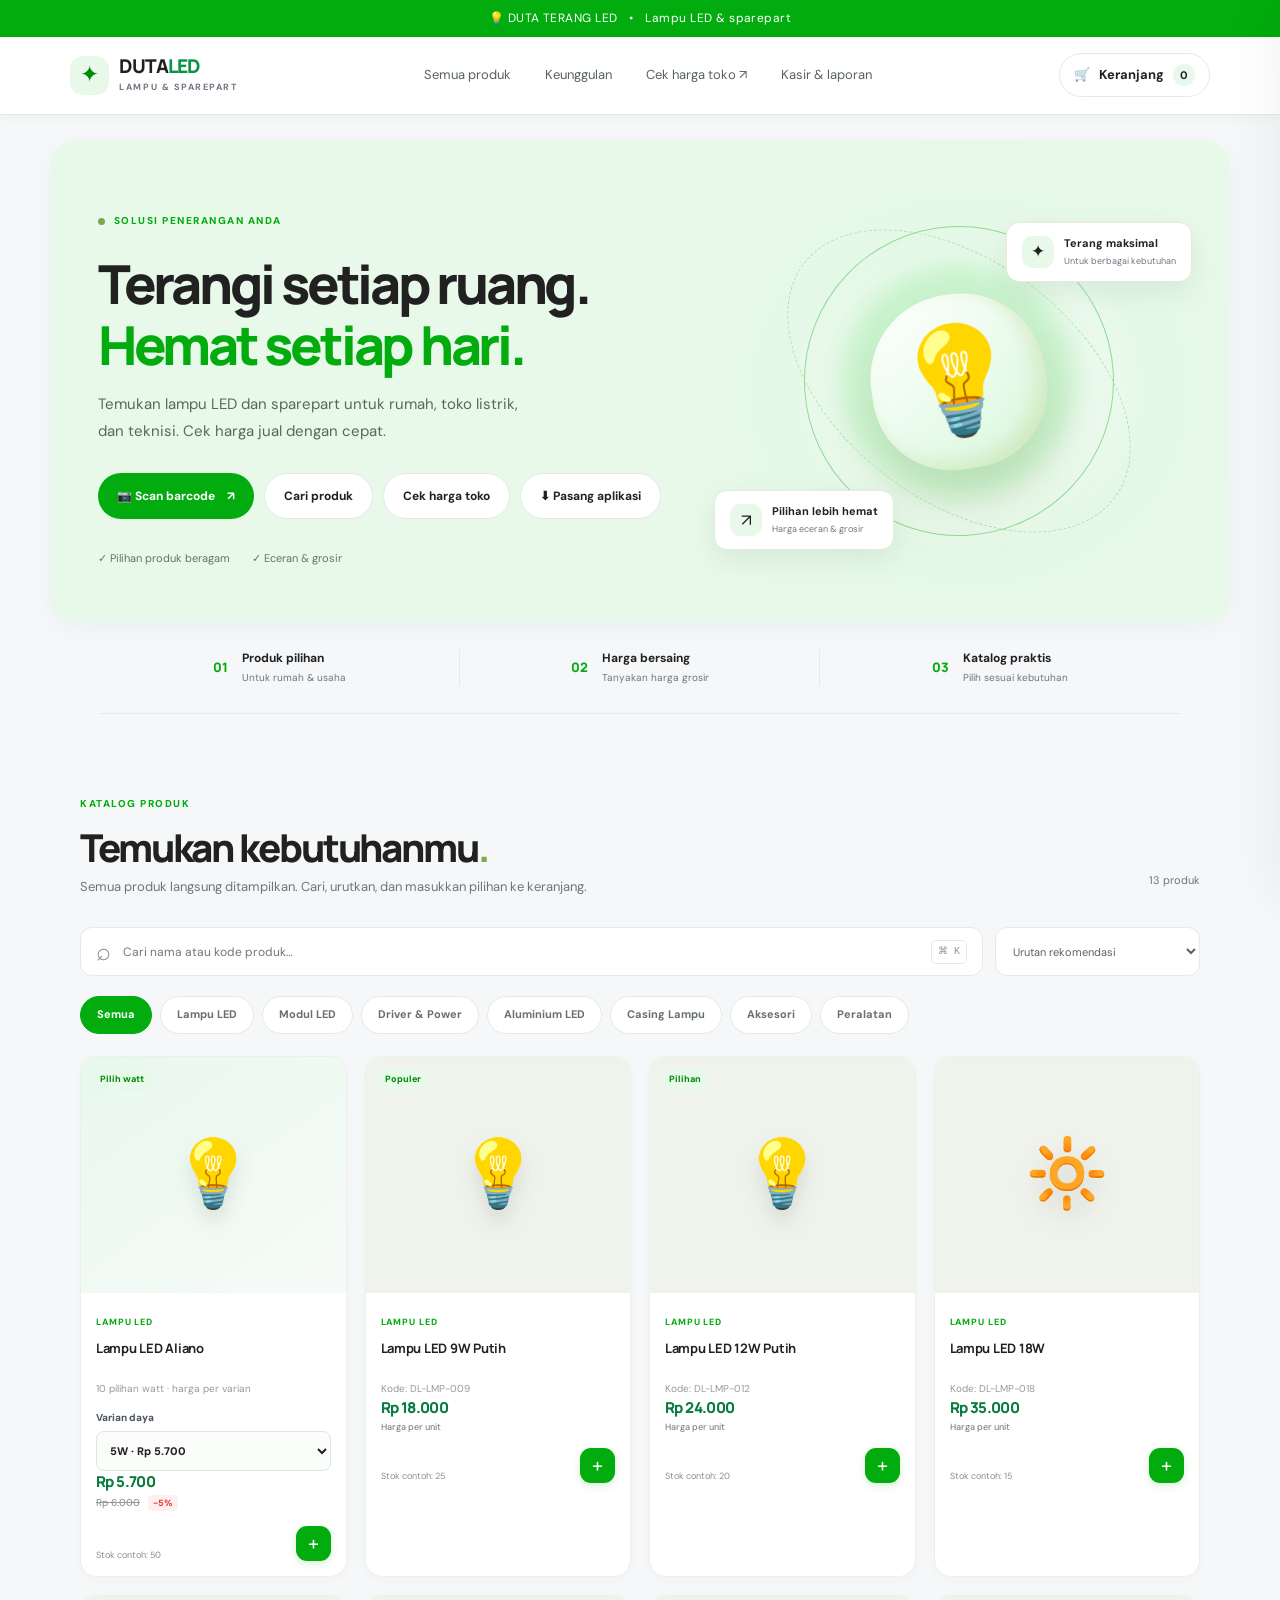
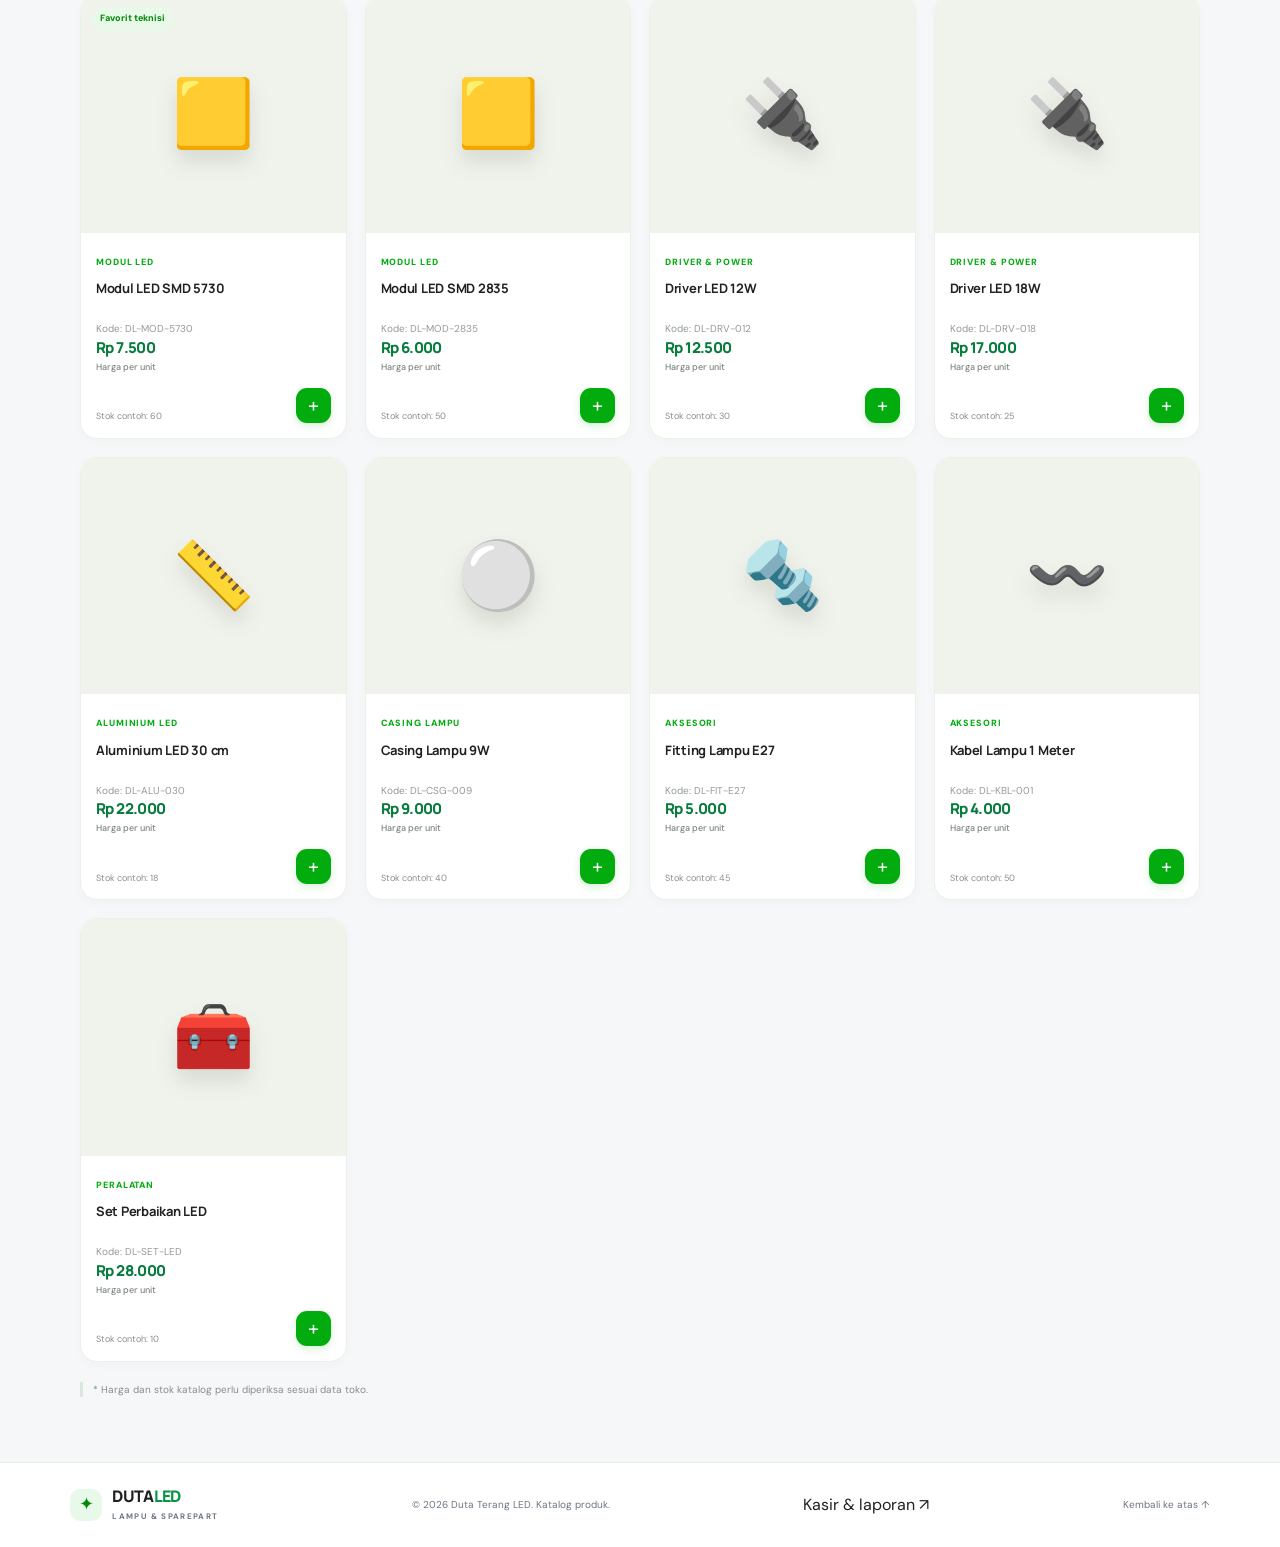
<file: index.html>
<!doctype html>
<html lang="id">
<head>
  <meta charset="utf-8">
  <meta name="viewport" content="width=device-width, initial-scale=1">
  <meta name="theme-color" content="#17231f">
  <meta name="apple-mobile-web-app-capable" content="yes">
  <meta name="apple-mobile-web-app-status-bar-style" content="black-translucent">
  <meta name="apple-mobile-web-app-title" content="Duta Terang LED">
  <link rel="manifest" href="/manifest.webmanifest">
  <link rel="icon" href="/icon.svg" type="image/svg+xml">
  <link rel="apple-touch-icon" href="/icon.svg">
  <meta name="description" content="Duta Terang LED — katalog lampu LED dan sparepart. Pilih varian, bandingkan harga, dan susun pesanan dengan mudah.">
  <meta property="og:title" content="Duta Terang LED | Katalog Lampu LED & Sparepart">
  <meta property="og:description" content="Temukan lampu LED dan sparepart, pilih varian watt, dan lihat harga dengan mudah.">
  <meta property="og:type" content="website">
  <title>Duta Terang LED — Katalog Lampu LED & Sparepart</title>
  <link rel="preconnect" href="https://images.unsplash.com">
  <link rel="stylesheet" href="style.css">
  <script src="products.js" defer></script>
  <script src="app.js" defer></script>
  <script src="home-scan.js" defer></script>
  <script src="pwa.js" defer></script>
</head>
<body>
  <div class="announcement">💡 DUTA TERANG LED <span>•</span> Lampu LED & sparepart</div>
  <header class="site-header">
    <a class="brand" href="#" aria-label="Duta Terang LED beranda"><span class="brand-mark">✦</span><span><strong>DUTA<span>LED</span></strong><small>LAMPU & SPAREPART</small></span></a>
    <nav class="desktop-nav"><a href="#produk">Semua produk</a><a href="#keunggulan">Keunggulan</a><a href="kasir.html#panel-produk">Cek harga toko ↗</a><a href="kasir.html">Kasir & laporan</a></nav>
    <button class="cart-trigger" id="openCart" aria-label="Buka keranjang">🛒 <span>Keranjang</span><b id="cartCount">0</b></button>
  </header>
  <main>
    <section class="hero">
      <div class="hero-copy">
        <span class="eyebrow"><i></i> SOLUSI PENERANGAN ANDA</span>
        <h1>Terangi setiap ruang.<br><em>Hemat setiap hari.</em></h1>
        <p>Temukan lampu LED dan sparepart untuk rumah, toko listrik, dan teknisi. Cek harga jual dengan cepat.</p>
        <div class="hero-actions"><button class="btn btn-dark" id="homeCameraStart" type="button">📷 Scan barcode <span>↗</span></button><a class="btn btn-light" href="#produk">Cari produk</a><a class="btn btn-light" href="kasir.html#panel-produk">Cek harga toko</a><button class="btn btn-light" id="installPwaButton" type="button">⬇ Pasang aplikasi</button></div>
        <div class="hero-proof"><span>✓ Pilihan produk beragam</span><span>✓ Eceran & grosir</span></div>
      </div>
      <div class="hero-art" aria-label="Ilustrasi lampu menyala">
        <div class="orbit orbit-one"></div><div class="orbit orbit-two"></div>
        <div class="glow"></div><div class="bulb">💡</div>
        <div class="art-tag tag-top"><span>✦</span><div><b>Terang maksimal</b><small>Untuk berbagai kebutuhan</small></div></div>
        <div class="art-tag tag-bottom"><span>↗</span><div><b>Pilihan lebih hemat</b><small>Harga eceran & grosir</small></div></div>
      </div>
    </section>
    <section class="trust-strip" id="keunggulan">
      <div><span>01</span><p><b>Produk pilihan</b><small>Untuk rumah & usaha</small></p></div>
      <div><span>02</span><p><b>Harga bersaing</b><small>Tanyakan harga grosir</small></p></div>
      <div><span>03</span><p><b>Katalog praktis</b><small>Pilih sesuai kebutuhan</small></p></div>
    </section>
    <section class="catalog section-wrap" id="produk">
      <div class="section-heading"><div><span class="eyebrow">KATALOG PRODUK</span><h2>Temukan kebutuhanmu<span>.</span></h2><p>Semua produk langsung ditampilkan. Cari, urutkan, dan masukkan pilihan ke keranjang.</p></div><span class="product-total" id="productTotal">Memuat produk…</span></div>
      <div class="catalog-tools"><label class="search-box"><span>⌕</span><input id="searchInput" type="search" placeholder="Cari nama atau kode produk…" autocomplete="off"><kbd>⌘ K</kbd></label><select id="sortSelect" aria-label="Urutkan produk"><option value="featured">Urutan rekomendasi</option><option value="price-asc">Harga terendah</option><option value="price-desc">Harga tertinggi</option><option value="name">Nama A–Z</option></select></div>
      <div class="category-row" id="categoryList" aria-label="Filter kategori"></div>
      <div class="products-grid" id="productList" aria-live="polite"></div>
      <div class="empty-state hidden" id="emptyState"><span>⌕</span><h3>Produk belum ditemukan</h3><p>Coba kata kunci atau kategori lainnya.</p><button class="btn btn-light" id="resetFilters">Reset filter</button></div>
      <p class="sample-note">* Harga dan stok katalog perlu diperiksa sesuai data toko.</p>
    </section>
    
    
  </main>
  <footer><a class="brand footer-brand" href="#"><span class="brand-mark">✦</span><span><strong>DUTA<span>LED</span></strong><small>LAMPU & SPAREPART</small></span></a><p>© <span id="year"></span> Duta Terang LED. Katalog produk.</p><a href="kasir.html">Kasir & laporan ↗</a><a href="#produk">Kembali ke atas ↑</a></footer>
  <div class="drawer-backdrop hidden" id="drawerBackdrop"></div>
  <aside class="cart-drawer" id="cartDrawer" aria-label="Keranjang belanja" aria-hidden="true">
    <div class="drawer-head"><div><span class="eyebrow">PESANAN ANDA</span><h2>Keranjang <span id="drawerCount">(0)</span></h2></div><button class="icon-button" id="closeCart" aria-label="Tutup keranjang">✕</button></div>
    <div class="cart-items" id="cartItems"></div>
    <div class="cart-empty" id="cartEmpty"><span>🛒</span><b>Keranjang masih kosong</b><p>Tambahkan produk yang Anda butuhkan.</p><button class="btn btn-dark" id="continueShopping">Lihat katalog</button></div>
    <div class="cart-footer" id="cartFooter">
      <div class="cart-total"><span>Estimasi total</span><strong id="cartTotal">Rp0</strong></div>
      <p>Harga katalog dapat berubah. Stok dan total akhir dikonfirmasi oleh toko.</p>
      <label class="customer-label" for="customerName">Nama pemesan (opsional)</label><input id="customerName" placeholder="Nama Anda">
      <button class="btn btn-green checkout-btn" id="checkoutBtn">Salin ringkasan pesanan</button>
      <button class="clear-cart" id="clearCart">Kosongkan keranjang</button>
    </div>
  </aside>
  <section id="homeCameraModal" class="home-camera-modal hidden" role="dialog" aria-modal="true" aria-labelledby="homeCameraTitle">
    <div class="home-camera-card">
      <div class="home-camera-head"><div><span class="eyebrow">KASIR CEPAT</span><h2 id="homeCameraTitle">Scan barcode produk</h2></div><button type="button" id="homeCameraClose" class="icon-button" aria-label="Tutup kamera">✕</button></div>
      <p>Arahkan kamera belakang HP ke barcode. Jika kode cocok dengan SKU katalog, halaman kasir akan terbuka otomatis.</p>
      <video id="homeCameraVideo" playsinline muted></video>
      <div id="homeCameraReader" class="hidden"></div>
      <p id="homeCameraStatus" role="status">Tekan mulai untuk mengizinkan kamera.</p>
      <div class="home-camera-actions"><button type="button" class="btn btn-green" id="homeCameraEnable">Mulai kamera</button><button type="button" class="btn btn-light hidden" id="homeCameraStop">Tutup kamera</button></div>
    </div>
  </section>
  <style>
    .home-camera-modal{position:fixed;inset:0;z-index:9999;background:rgba(12,22,17,.72);display:flex;align-items:center;justify-content:center;padding:16px}
    .home-camera-modal.hidden{display:none}.home-camera-card{background:#fff;color:#17231f;width:min(520px,100%);border-radius:18px;padding:20px;box-shadow:0 20px 80px #0005}
    .home-camera-head{display:flex;align-items:center;justify-content:space-between;gap:12px}.home-camera-head h2{margin:4px 0;font-size:22px}.home-camera-card>p{font-size:13px;color:#68746d;line-height:1.5}
    #homeCameraVideo{width:100%;max-height:52vh;object-fit:cover;background:#101510;border-radius:12px;display:block}
    #homeCameraReader{width:100%;min-height:240px;overflow:hidden;border-radius:12px;background:#101510}
    #homeCameraReader video{width:100%;max-height:52vh;object-fit:cover}
    #homeCameraStatus{min-height:20px;color:#1e6b4b;font-size:12px}.home-camera-actions{display:flex;gap:8px;flex-wrap:wrap}
  </style>
  <div class="toast" id="toast" role="status" aria-live="polite"></div>
</body>
</html>
</file>
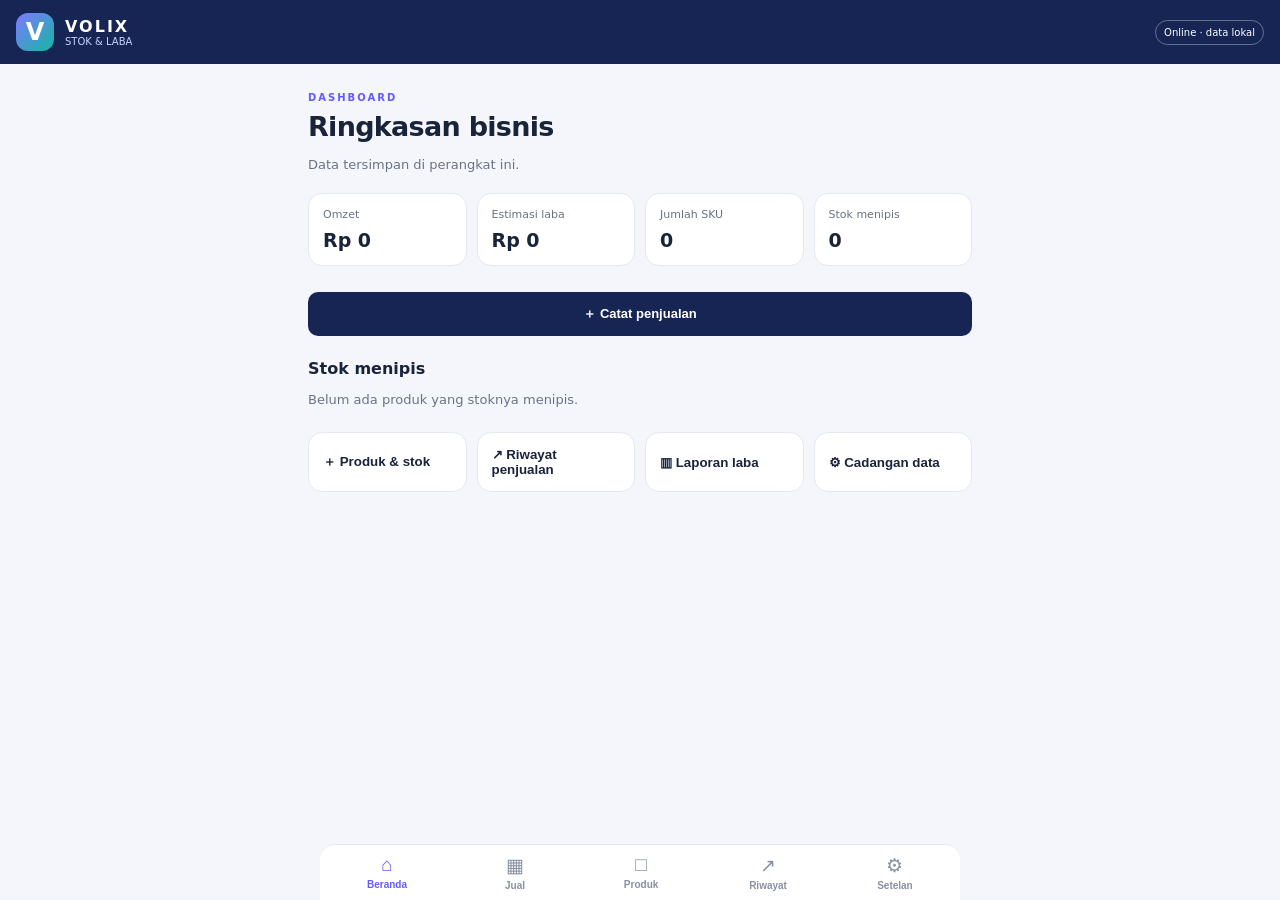
<file: volix/index.html>
<!doctype html><html lang="id"><head><meta charset="utf-8"><meta name="viewport" content="width=device-width,initial-scale=1,viewport-fit=cover"><meta name="theme-color" content="#172554"><link rel="manifest" href="manifest.webmanifest"><link rel="icon" href="icon.svg"><link rel="stylesheet" href="styles.css"><title>Volix — Stok & Laba</title></head><body><header><div class="logo">V</div><div><b>VOLIX</b><small>STOK & LABA</small></div><span id="net">Offline-first</span></header><main>
<section id="home" class="page active"><p class="eyebrow">DASHBOARD</p><h1>Ringkasan bisnis</h1><p class="muted">Data tersimpan di perangkat ini.</p><div class="metrics"><article><small>Omzet</small><strong id="revenue">Rp0</strong></article><article><small>Estimasi laba</small><strong id="profit">Rp0</strong></article><article><small>Jumlah SKU</small><strong id="skuCount">0</strong></article><article><small>Stok menipis</small><strong id="lowCount">0</strong></article></div><button class="primary full" data-go="sale">＋ Catat penjualan</button><div class="section"><h2>Stok menipis</h2><div id="lowList" class="muted">Belum ada produk.</div></div><div class="tiles"><button data-go="products">＋ Produk & stok</button><button data-go="history">↗ Riwayat penjualan</button><button data-go="report">▥ Laporan laba</button><button data-go="settings">⚙ Cadangan data</button></div></section>
<section id="products" class="page"><p class="eyebrow">KATALOG</p><h1>Produk & variasi</h1><button id="newProduct" class="primary full">＋ Tambah SKU</button><form id="productForm" class="card hidden"><h2 id="formTitle">Tambah SKU</h2><label>Nama produk<input id="name" required placeholder="Terminal 2 lubang + kabel"></label><div class="two"><label>SKU unik<input id="sku" required placeholder="RKS-2"></label><label>Variasi<input id="variant" placeholder="2 meter"></label></div><div class="two"><label>Modal/unit (Rp)<input id="cost" type="number" min="0" value="0" required></label><label>Harga jual (Rp)<input id="price" type="number" min="0" value="0" required></label></div><div class="two"><label>Diskon/unit (Rp)<input id="discount" type="number" min="0" value="0"></label><label>Stok awal<input id="stock" type="number" min="0" value="0"></label></div><div class="two"><label>Stok minimum<input id="min" type="number" min="0" value="3"></label><label>Biaya Shopee (%)<input id="fee" type="number" min="0" max="100" step=".1" value="8"></label></div><div class="two"><button id="cancel" type="button" class="secondary">Batal</button><button class="primary" type="submit">Simpan SKU</button></div></form><label class="search">Cari produk<input id="search" placeholder="Nama, SKU atau variasi"></label><div id="productList" class="stack"></div></section>
<section id="sale" class="page"><p class="eyebrow">PESANAN</p><h1>Catat penjualan</h1><div class="card"><label>Foto label (OCR belum aktif)<input id="photo" type="file" accept="image/*" capture="environment"></label><label>Teks resi<textarea id="receipt" rows="4" placeholder="Opsional: tempel teks resi untuk bantu isi SKU, Qty, nomor pesanan"></textarea></label><button id="parse" class="secondary full">Baca pola teks</button></div><div class="card"><label>No. pesanan / ID unik<input id="order" placeholder="Nomor pesanan Shopee"></label><label>SKU<input id="saleSku" placeholder="RKS-2"></label><label>Qty<input id="qty" type="number" min="1" value="1"></label><div id="match" class="note">Pilih SKU terdaftar.</div><button id="process" class="primary full">Konfirmasi & kurangi stok</button></div><p class="warning">Periksa SKU, Qty, dan nomor pesanan. Satu nomor pesanan hanya boleh diproses sekali.</p></section>
<section id="history" class="page"><p class="eyebrow">RIWAYAT</p><h1>Penjualan</h1><div id="salesList" class="stack"></div></section>
<section id="report" class="page"><p class="eyebrow">KEUANGAN</p><h1>Laporan laba</h1><div class="card report"><div>Omzet bersih <b id="rRevenue">Rp0</b></div><div>Modal barang <b id="rCost">Rp0</b></div><div>Biaya Shopee <b id="rFee">Rp0</b></div><div>Biaya packing <b id="rPacking">Rp0</b></div><div class="profitline">Estimasi laba <b id="rProfit">Rp0</b></div><div>Margin laba <b id="rMargin">0%</b></div></div><p class="warning">Ini estimasi. Sesuaikan biaya Shopee dengan rincian aktual. Pajak, retur, dan biaya lain belum dihitung.</p></section>
<section id="settings" class="page"><p class="eyebrow">PREFERENSI</p><h1>Pengaturan</h1><div class="card"><label>Packing per pesanan (Rp)<input id="packing" type="number" min="0" value="1250"></label><button id="saveSettings" class="primary full">Simpan pengaturan</button></div><div class="card"><h2>Cadangan data</h2><button id="export" class="secondary full">Unduh cadangan JSON</button><label>Pulihkan cadangan JSON<input id="import" type="file" accept="application/json"></label><button id="clear" class="danger full">Hapus semua data lokal</button></div><p class="muted">Volix PWA · Tanpa server · Satu perangkat.</p></section></main><nav><button data-go="home" class="chosen">⌂<small>Beranda</small></button><button data-go="sale">▦<small>Jual</small></button><button data-go="products">□<small>Produk</small></button><button data-go="history">↗<small>Riwayat</small></button><button data-go="settings">⚙<small>Setelan</small></button></nav><div id="toast"></div><script src="app.js"></script></body></html>
</file>
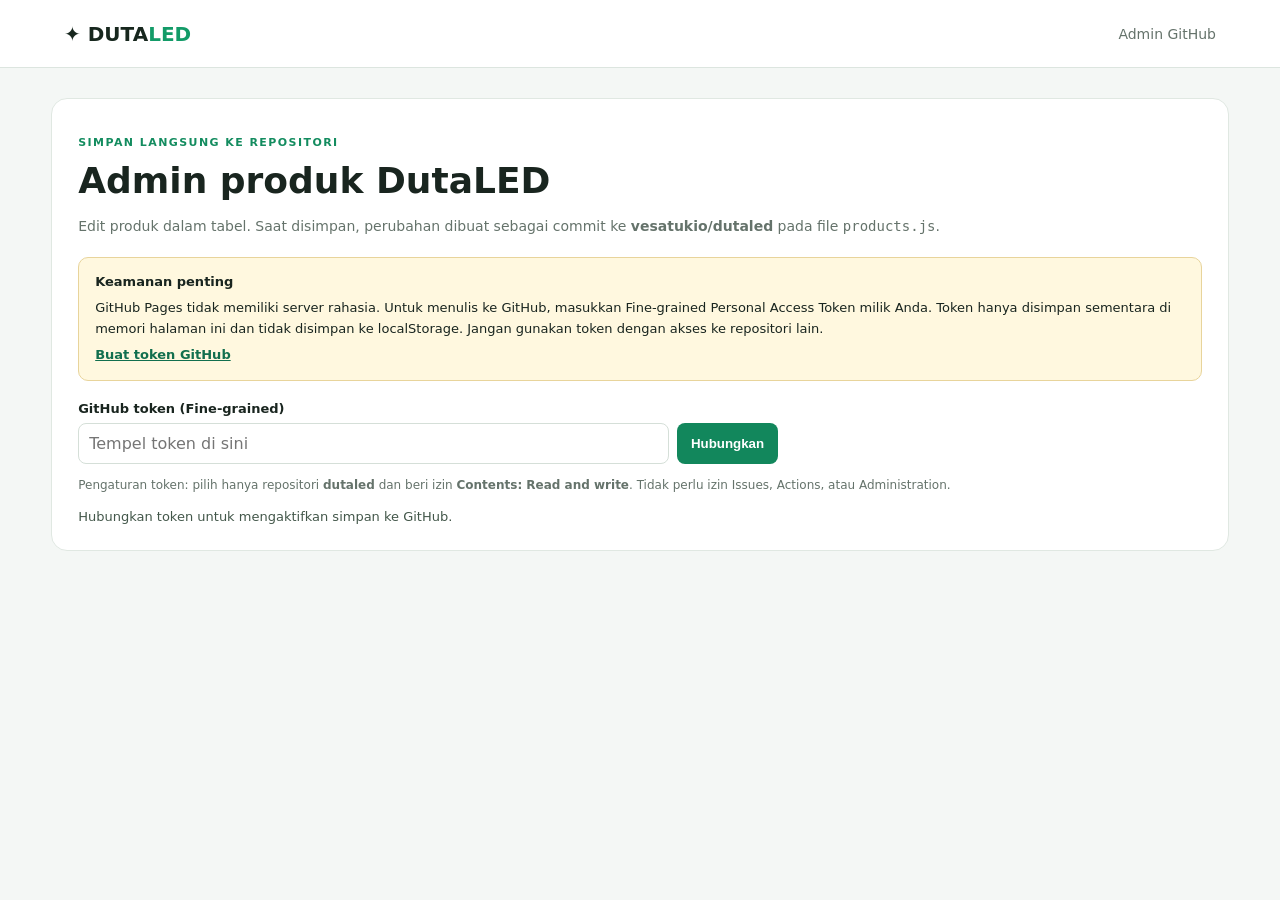
<file: admin.html>
<!doctype html>
<html lang="id">
<head>
<meta charset="utf-8"><meta name="viewport" content="width=device-width,initial-scale=1">
<meta name="robots" content="noindex,nofollow"><title>Admin Produk — DutaLED</title>
<link rel="stylesheet" href="admin.css">
<script src="products.js" defer></script><script src="admin.js" defer></script>
</head>
<body>
<header class="topbar"><a href="index.html" class="brand">✦ DUTA<span>LED</span></a><span>Admin GitHub</span></header>
<main class="wrap">
<section class="panel">
<p class="eyebrow">SIMPAN LANGSUNG KE REPOSITORI</p><h1>Admin produk DutaLED</h1>
<p class="muted">Edit produk dalam tabel. Saat disimpan, perubahan dibuat sebagai commit ke <b>vesatukio/dutaled</b> pada file <code>products.js</code>.</p>
<div class="security"><b>Keamanan penting</b><p>GitHub Pages tidak memiliki server rahasia. Untuk menulis ke GitHub, masukkan Fine-grained Personal Access Token milik Anda. Token hanya disimpan sementara di memori halaman ini dan tidak disimpan ke localStorage. Jangan gunakan token dengan akses ke repositori lain.</p><a href="https://github.com/settings/personal-access-tokens/new" target="_blank" rel="noopener">Buat token GitHub</a></div>
<label class="token-label" for="token">GitHub token (Fine-grained)</label>
<div class="token-row"><input id="token" type="password" autocomplete="off" placeholder="Tempel token di sini"><button id="connectBtn" class="btn primary">Hubungkan</button><button id="disconnectBtn" class="btn secondary hidden">Putuskan</button></div>
<p class="muted small">Pengaturan token: pilih hanya repositori <b>dutaled</b> dan beri izin <b>Contents: Read and write</b>. Tidak perlu izin Issues, Actions, atau Administration.</p>
<div id="status" class="status" role="status">Hubungkan token untuk mengaktifkan simpan ke GitHub.</div>
</section>
<section id="editor" class="hidden">
<div class="page-heading"><div><p class="eyebrow">KATALOG PRODUK</p><h2>Daftar produk</h2><p class="muted">Edit sel lalu tekan Simpan pada barisnya. Perubahan tersimpan sebagai commit GitHub.</p></div><button id="addBtn" class="btn primary">+ Tambah produk</button></div>
<div class="toolbar"><input id="search" type="search" placeholder="Cari nama, kode, kategori…"><span id="count" class="muted"></span></div>
<div class="table-wrap"><table><thead><tr><th>Nama</th><th>Kode</th><th>Kategori</th><th>Harga (Rp)</th><th>Stok</th><th>Gambar (URL)</th><th>Deskripsi</th><th>Aksi</th></tr></thead><tbody id="rows"></tbody></table></div>
<p class="muted small">Harga dan stok awal mungkin contoh; periksa sebelum dipakai. Jangan menaruh biaya modal atau data rahasia pada katalog publik.</p>
</section>
</main></body></html>
</file>
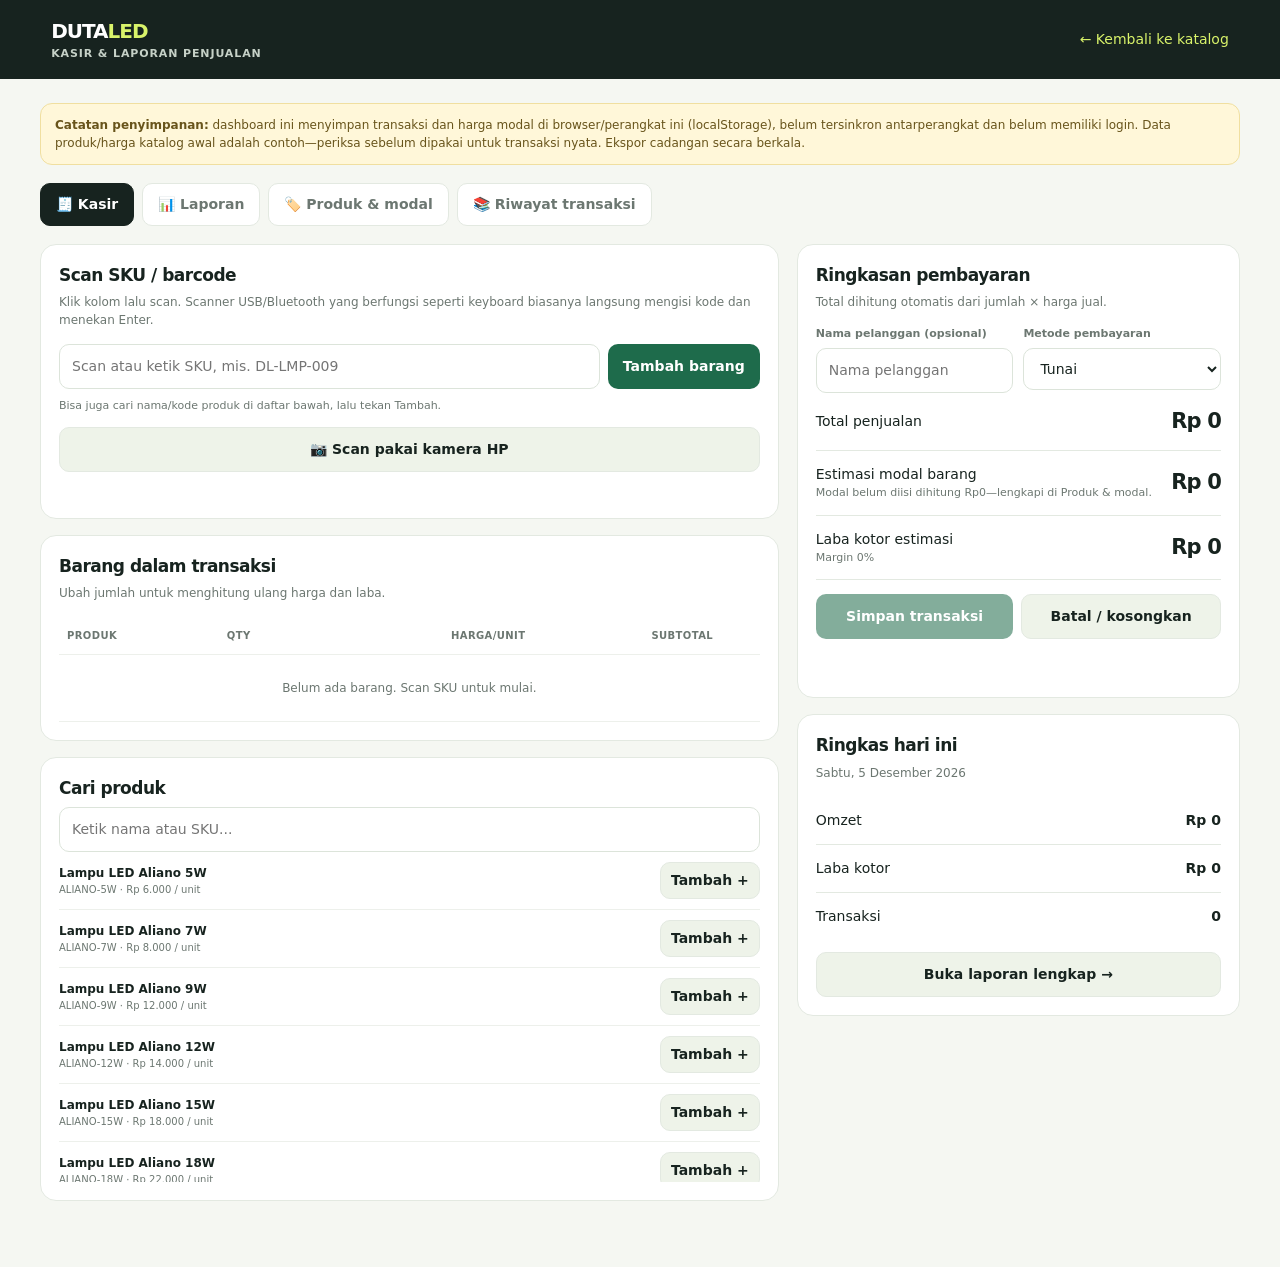
<file: kasir.html>
<!doctype html>
<html lang="id">
<head>
<meta charset="utf-8"><meta name="viewport" content="width=device-width,initial-scale=1">
<meta name="theme-color" content="#17231f">
<meta name="apple-mobile-web-app-capable" content="yes"><meta name="apple-mobile-web-app-status-bar-style" content="black-translucent"><meta name="apple-mobile-web-app-title" content="DutaLED"><link rel="manifest" href="/manifest.webmanifest"><link rel="icon" href="/icon.svg" type="image/svg+xml"><link rel="apple-touch-icon" href="/icon.svg">
<title>Kasir & Laporan — DutaLED</title>
<style>
:root{--ink:#17231f;--muted:#6c7771;--paper:#f5f7f2;--green:#1e6b4b;--lime:#d9f36a;--line:#e3e9e1;--white:#fff;--red:#b43d32}
*{box-sizing:border-box}body{margin:0;background:var(--paper);color:var(--ink);font:14px/1.5 system-ui,-apple-system,Segoe UI,sans-serif}button,input,select{font:inherit}button{cursor:pointer}.top{background:var(--ink);color:white;padding:16px max(4vw,18px);display:flex;align-items:center;justify-content:space-between;gap:12px;flex-wrap:wrap}.brand{font-weight:850;font-size:20px;letter-spacing:-.05em}.brand span{color:var(--lime)}.top small{display:block;color:#c6d1c7;font-size:11px;letter-spacing:.08em}.top a{color:var(--lime);text-decoration:none}.wrap{width:min(1200px,calc(100% - 28px));margin:24px auto 50px}.notice{padding:12px 14px;border-radius:12px;background:#fff7d9;border:1px solid #f0dfa0;color:#68541b;font-size:12px;margin-bottom:18px}.tabs{display:flex;gap:8px;margin-bottom:18px;flex-wrap:wrap}.tab{border:1px solid var(--line);background:white;border-radius:10px;padding:10px 15px;font-weight:700;color:var(--muted)}.tab.active{background:var(--ink);border-color:var(--ink);color:white}.panel{display:none}.panel.active{display:block}.grid{display:grid;grid-template-columns:minmax(0,1.25fr) minmax(320px,.75fr);gap:18px;align-items:start}.card{background:white;border:1px solid var(--line);border-radius:16px;padding:18px;margin-bottom:16px;min-width:0}.card h2{font-size:17px;margin:0 0 5px;letter-spacing:-.03em}.sub{color:var(--muted);font-size:12px;margin:0 0 15px}.scanrow{display:flex;gap:8px}.scanrow input{flex:1;min-width:0}.field,input,select{border:1px solid #dce4da;border-radius:10px;padding:11px 12px;background:#fff;color:var(--ink);width:100%;outline-color:var(--green)}.btn{border:0;border-radius:10px;padding:11px 15px;background:var(--ink);color:white;font-weight:750;white-space:nowrap}.btn.green{background:var(--green)}.btn.light{background:#eef3e9;color:var(--ink);border:1px solid var(--line)}.btn.red{background:#fff0ee;color:var(--red)}.formgrid{display:grid;grid-template-columns:1fr 1fr;gap:10px}.label{display:block;font-size:11px;font-weight:750;color:var(--muted);margin:0 0 5px}.scanhelp{font-size:11px;color:var(--muted);margin:9px 0 0}.tablewrap{overflow-x:auto}table{border-collapse:collapse;width:100%;font-size:12px}th,td{text-align:left;padding:11px 8px;border-bottom:1px solid #edf0eb;white-space:nowrap}th{font-size:10px;color:var(--muted);text-transform:uppercase;letter-spacing:.04em}td input{width:78px;padding:7px}.num{text-align:right}.empty{text-align:center;color:var(--muted);padding:24px 8px;font-size:12px}.totalbox{display:flex;align-items:center;justify-content:space-between;gap:12px;padding:13px 0;border-bottom:1px solid var(--line)}.totalbox strong{font-size:21px;letter-spacing:-.04em}.totalbox small{display:block;color:var(--muted);font-size:11px}.totalbox:last-of-type{border:0}.actions{display:flex;gap:8px;flex-wrap:wrap;margin-top:14px}.actions .btn{flex:1}.metricgrid{display:grid;grid-template-columns:repeat(4,minmax(0,1fr));gap:12px;margin-bottom:16px}.metric{background:white;border:1px solid var(--line);border-radius:14px;padding:15px;min-width:0}.metric small{display:block;color:var(--muted);font-size:11px}.metric strong{display:block;font-size:clamp(16px,2vw,24px);letter-spacing:-.04em;margin-top:7px;overflow-wrap:anywhere}.metric em{display:block;font-style:normal;font-size:11px;color:var(--green);margin-top:4px}.reporttools{display:flex;gap:10px;align-items:center;justify-content:space-between;flex-wrap:wrap;margin-bottom:14px}.reporttools select{max-width:220px}.chartbox{height:280px;position:relative}.chartbox canvas{width:100%;height:100%;display:block}.products-list{max-height:330px;overflow:auto}.productrow{display:grid;grid-template-columns:minmax(0,1fr) auto;gap:10px;padding:10px 0;border-bottom:1px solid #edf0eb;align-items:center}.productrow:last-child{border-bottom:0}.productrow b{display:block;font-size:12px}.productrow small{display:block;color:var(--muted);font-size:10px}.productrow button{padding:7px 10px}.pill{display:inline-block;border-radius:99px;padding:4px 8px;font-size:10px;background:#eaf5e8;color:var(--green);font-weight:800}.right{text-align:right}.danger{color:var(--red)}.hidden{display:none!important}.footnote{font-size:11px;color:var(--muted);line-height:1.7}.history-table td{white-space:normal}.history-table td:last-child{white-space:nowrap}.status{font-size:12px;color:var(--green);min-height:18px;margin-top:10px}
@media(max-width:850px){.grid{grid-template-columns:1fr}.metricgrid{grid-template-columns:repeat(2,minmax(0,1fr))}.wrap{margin-top:14px}.card{padding:14px}.top{padding:14px 18px}}
@media(max-width:480px){.scanrow{flex-wrap:wrap}.scanrow .btn{width:100%}.formgrid{grid-template-columns:1fr}.metric{padding:12px}.metric strong{font-size:17px}.tabs{display:grid;grid-template-columns:repeat(2,minmax(0,1fr))}.tab{padding:10px 8px}.totalbox strong{font-size:18px}}
</style>
<style>.price-calc{border:1px solid #cbdcbf;background:linear-gradient(135deg,#fff 0%,#f4f8ee 100%)}.calc-results{display:grid;grid-template-columns:repeat(3,minmax(0,1fr));gap:9px;margin-top:14px}.calc-results>div{min-width:0;padding:12px;border-radius:12px;background:#fff;border:1px solid var(--line)}.calc-results small{display:block;font-size:10px;color:var(--muted)}.calc-results strong{display:block;font-size:clamp(14px,2vw,20px);overflow-wrap:anywhere;margin-top:5px}.calc-results>div:first-child strong{color:var(--green)}@media(max-width:480px){.calc-results{grid-template-columns:1fr 1fr}.calc-results>div:first-child{grid-column:1/-1}.price-calc .actions .btn{width:100%}.tablewrap{margin-right:-2px}}</style>
<script src="products.js" defer></script><script src="kasir.js" defer></script><script src="pwa.js" defer></script>
</head>
<body>
<header class="top"><div class="brand">DUTA<span>LED</span><small>KASIR & LAPORAN PENJUALAN</small></div><a href="./">← Kembali ke katalog</a></header>
<main class="wrap">
<div class="notice"><b>Catatan penyimpanan:</b> dashboard ini menyimpan transaksi dan harga modal di browser/perangkat ini (localStorage), belum tersinkron antarperangkat dan belum memiliki login. Data produk/harga katalog awal adalah contoh—periksa sebelum dipakai untuk transaksi nyata. Ekspor cadangan secara berkala.</div>
<nav class="tabs" aria-label="Menu kasir"><button class="tab active" data-tab="kasir">🧾 Kasir</button><button class="tab" data-tab="laporan">📊 Laporan</button><button class="tab" data-tab="produk">🏷️ Produk & modal</button><button class="tab" data-tab="riwayat">📚 Riwayat transaksi</button></nav>
<section id="panel-kasir" class="panel active">
<div class="grid"><div>
<div class="card"><h2>Scan SKU / barcode</h2><p class="sub">Klik kolom lalu scan. Scanner USB/Bluetooth yang berfungsi seperti keyboard biasanya langsung mengisi kode dan menekan Enter.</p><form id="scanForm" class="scanrow"><input id="scanInput" autocomplete="off" placeholder="Scan atau ketik SKU, mis. DL-LMP-009" aria-label="Scan SKU atau barcode"><button class="btn green" type="submit">Tambah barang</button></form><p class="scanhelp">Bisa juga cari nama/kode produk di daftar bawah, lalu tekan Tambah.</p><div class="actions" style="margin-top:12px"><button class="btn light" type="button" id="cameraStart">📷 Scan pakai kamera HP</button><button class="btn red hidden" type="button" id="cameraStop">Tutup kamera</button></div><div id="cameraBox" class="hidden" style="margin-top:12px"><video id="cameraVideo" playsinline muted style="display:block;width:100%;max-height:320px;background:#111;border-radius:12px;object-fit:cover"></video><p class="scanhelp">Arahkan barcode ke dalam kamera. Gunakan izin kamera saat diminta.</p></div><div id="scanStatus" class="status" role="status"></div></div>
<div class="card"><h2>Barang dalam transaksi</h2><p class="sub">Ubah jumlah untuk menghitung ulang harga dan laba.</p><div class="tablewrap"><table><thead><tr><th>Produk</th><th>Qty</th><th class="num">Harga/unit</th><th class="num">Subtotal</th><th></th></tr></thead><tbody id="cartBody"><tr><td colspan="5" class="empty">Belum ada barang. Scan SKU untuk mulai.</td></tr></tbody></table></div></div>
<div class="card"><h2>Cari produk</h2><input id="productSearch" placeholder="Ketik nama atau SKU..." aria-label="Cari produk"><div class="products-list" id="productPicker"></div></div>
</div><div>
<div class="card"><h2>Ringkasan pembayaran</h2><p class="sub">Total dihitung otomatis dari jumlah × harga jual.</p>
<div class="formgrid"><div><label class="label" for="customer">Nama pelanggan (opsional)</label><input id="customer" placeholder="Nama pelanggan"></div><div><label class="label" for="payment">Metode pembayaran</label><select id="payment"><option>Tunai</option><option>Transfer</option><option>QRIS</option><option>Tempo</option><option>Lainnya</option></select></div></div>
<div class="totalbox"><span>Total penjualan</span><strong id="saleTotal">Rp0</strong></div><div class="totalbox"><span>Estimasi modal barang<small>Modal belum diisi dihitung Rp0—lengkapi di Produk & modal.</small></span><strong id="saleCost">Rp0</strong></div><div class="totalbox"><span>Laba kotor estimasi<small id="saleMargin">Margin 0%</small></span><strong id="saleProfit">Rp0</strong></div>
<div class="actions"><button class="btn green" id="saveSale">Simpan transaksi</button><button class="btn light" id="clearSale">Batal / kosongkan</button></div><p id="saleStatus" class="status" role="status"></p></div>
<div class="card"><h2>Ringkas hari ini</h2><p class="sub" id="todayDate"></p><div class="totalbox"><span>Omzet</span><b id="miniRevenue">Rp0</b></div><div class="totalbox"><span>Laba kotor</span><b id="miniProfit">Rp0</b></div><div class="totalbox"><span>Transaksi</span><b id="miniCount">0</b></div><button class="btn light" style="width:100%;margin-top:12px" data-goto="laporan">Buka laporan lengkap →</button></div>
</div></div></section>
<section id="panel-laporan" class="panel"><div class="reporttools"><div><h2 style="margin:0">Laporan penjualan</h2><p class="sub" style="margin:4px 0 0">Ringkasan berdasarkan waktu transaksi lokal perangkat ini.</p></div><select id="reportRange" aria-label="Periode laporan"><option value="day">Hari ini</option><option value="week">7 hari terakhir</option><option value="month">Bulan ini</option></select></div>
<div class="metricgrid"><div class="metric"><small>Total omzet</small><strong id="rRevenue">Rp0</strong><em>Nilai penjualan</em></div><div class="metric"><small>Laba kotor</small><strong id="rProfit">Rp0</strong><em id="rMargin">Margin 0%</em></div><div class="metric"><small>Transaksi</small><strong id="rCount">0</strong><em id="rItems">0 barang terjual</em></div><div class="metric"><small>Rata-rata transaksi</small><strong id="rAverage">Rp0</strong><em>Omzet ÷ transaksi</em></div></div>
<div class="card"><h2 id="chartTitle">Grafik penjualan hari ini</h2><p class="sub">Grafik memakai data transaksi tersimpan, bukan data contoh.</p><div class="chartbox"><canvas id="salesChart" aria-label="Grafik omzet" role="img"></canvas></div><p id="chartEmpty" class="empty hidden">Belum ada penjualan pada periode ini. Simpan transaksi untuk mulai melihat grafik.</p></div>
<div class="card"><h2>Rincian per hari</h2><div class="tablewrap"><table><thead><tr><th>Tanggal</th><th class="num">Transaksi</th><th class="num">Omzet</th><th class="num">Laba kotor</th><th class="num">Margin</th></tr></thead><tbody id="dailyRows"></tbody></table></div></div>
<div class="actions"><button class="btn light" id="exportCsv">Ekspor laporan CSV</button><button class="btn light" id="backupJson">Cadangkan semua data (JSON)</button></div></section>
<section id="panel-produk" class="panel"><div class="card price-calc"><h2>🧮 Kalkulator harga jual</h2><p class="sub">Masukkan harga supplier, diskon supplier, dan target kenaikan. Modal bersih, harga jual, untung, serta margin dihitung otomatis. Harga modal disimpan hanya di perangkat ini.</p><div class="formgrid"><div><label class="label" for="calcCost">Harga supplier (Rp)</label><input id="calcCost" type="number" min="0" step="50" inputmode="numeric" placeholder="Contoh: 4000"></div><div><label class="label" for="calcDiscount">Diskon supplier (%)</label><input id="calcDiscount" type="number" min="0" max="100" step="1" inputmode="decimal" value="0"></div><div><label class="label" for="calcMarkup">Target kenaikan dari modal bersih (%)</label><input id="calcMarkup" type="number" min="0" step="1" inputmode="decimal" value="30"></div><div><label class="label" for="calcSale">Harga jual / unit (Rp)</label><input id="calcSale" type="number" min="0" step="100" inputmode="numeric" placeholder="Otomatis dari persen"></div><div><label class="label" for="calcProduct">Terapkan ke produk</label><select id="calcProduct"></select></div></div><div class="calc-results"><div><small>Modal bersih setelah diskon</small><strong id="calcNet">Rp0</strong></div><div><small>Untung nominal / unit</small><strong id="calcProfit">Rp0</strong></div><div><small>Margin dari harga jual</small><strong id="calcMargin">0%</strong></div><div><small>Markup dari modal</small><strong id="calcMarkupActual">0%</strong></div></div><div class="actions"><button class="btn green" type="button" id="calcByPercent">Tentukan harga dari %</button><button class="btn light" type="button" id="applyCalc">Simpan ke produk terpilih</button></div><p id="calcStatus" class="status" role="status"></p></div><div class="card"><h2>Harga jual, modal & laba per produk</h2><p class="sub">Isi modal, lalu atur harga jual atau gunakan kalkulator di atas. Varian katalog seperti 5W, 9W, 12W, dan seterusnya tampil sebagai produk terpisah.</p><input id="manageSearch" placeholder="Cari produk, varian, atau SKU..."><div class="tablewrap" style="margin-top:12px"><table><thead><tr><th>SKU</th><th>Nama / varian</th><th>Harga jual (Rp)</th><th>Modal/unit (Rp)</th><th>Untung/unit</th><th>Margin</th><th></th></tr></thead><tbody id="manageRows"></tbody></table></div><div class="actions"><button class="btn light" id="exportProducts">Ekspor daftar produk CSV</button><label class="btn light" for="importJson" style="display:inline-flex;align-items:center">Pulihkan cadangan JSON</label><input class="hidden" type="file" id="importJson" accept="application/json"></div><p class="footnote">Modal hanya disimpan di browser yang digunakan dan tidak ditulis ke katalog publik. Jangan hapus data browser sebelum membuat cadangan.</p></div></section>
<section id="panel-riwayat" class="panel"><div class="card"><div class="reporttools"><div><h2 style="margin:0">Riwayat transaksi</h2><p class="sub" style="margin:4px 0 0">Transaksi yang pernah disimpan di perangkat ini.</p></div><button class="btn light" id="exportHistory">Ekspor transaksi CSV</button></div><div class="tablewrap"><table class="history-table"><thead><tr><th>Waktu</th><th>No. transaksi</th><th>Pelanggan</th><th>Pembayaran</th><th class="num">Total</th><th class="num">Laba</th><th></th></tr></thead><tbody id="historyRows"></tbody></table></div><p class="footnote">Transaksi yang dihapus tidak dapat dikembalikan kecuali dari cadangan.</p></div></section>
</main>
</body></html>
</file>
<file: style.css>
@import url('https://fonts.googleapis.com/css2?family=DM+Sans:wght@400;500;600;700&family=Manrope:wght@400;500;600;700;800&display=swap');
:root{--ink:#17231f;--muted:#6c7771;--paper:#f7f8f4;--white:#fff;--lime:#d9f36a;--green:#1e6b4b;--line:#e4e9e2;--shadow:0 14px 40px rgba(28,47,35,.08)}
*{box-sizing:border-box}html{scroll-behavior:smooth;scroll-padding-top:90px}body{margin:0;background:var(--paper);color:var(--ink);font-family:'DM Sans',sans-serif;line-height:1.55}button,input,select{font:inherit}button,a{-webkit-tap-highlight-color:transparent}a{color:inherit;text-decoration:none}button{cursor:pointer}.announcement{background:var(--ink);color:#e9f4e8;text-align:center;font-size:12px;letter-spacing:.04em;padding:9px 12px}.announcement span{color:var(--lime);padding:0 8px}.site-header{height:78px;padding:0 max(5.5vw,22px);display:flex;align-items:center;justify-content:space-between;background:rgba(255,255,255,.92);border-bottom:1px solid var(--line);position:sticky;top:0;z-index:20;backdrop-filter:blur(14px)}.brand{display:flex;gap:10px;align-items:center}.brand-mark{width:39px;height:39px;display:grid;place-items:center;background:var(--lime);border-radius:13px;font-size:23px;color:var(--ink)}.brand strong{display:block;font:800 19px Manrope,sans-serif;letter-spacing:-.06em;line-height:1.1}.brand strong span{color:var(--green)}.brand small{display:block;font-size:9px;letter-spacing:.17em;font-weight:700;color:var(--muted);margin-top:4px}.desktop-nav{display:flex;gap:34px;font-size:13px;color:#58635d}.desktop-nav a:hover{color:var(--green)}.cart-trigger{display:flex;align-items:center;gap:9px;background:#fff;border:1px solid var(--line);padding:10px 14px;border-radius:99px;font-size:13px;font-weight:700;color:var(--ink)}.cart-trigger b{background:var(--lime);border-radius:99px;min-width:22px;height:22px;display:grid;place-items:center;font-size:11px}.hero{margin:25px auto 0;width:min(1180px,calc(100% - 44px));min-height:450px;border-radius:25px;background:#eaf0e5;overflow:hidden;display:grid;grid-template-columns:1.08fr .92fr;position:relative}.hero-copy{padding:68px 0 55px 7.5%;position:relative;z-index:2}.eyebrow{font-size:10px;letter-spacing:.15em;font-weight:800;color:var(--green);display:inline-flex;align-items:center;gap:9px}.eyebrow i{width:7px;height:7px;background:#78a94e;border-radius:50%}.hero h1,.section-heading h2,.wholesale-banner h2,.contact-section h2{font:800 clamp(36px,4.2vw,58px)/1.12 Manrope,sans-serif;letter-spacing:-.06em;margin:22px 0 16px}.hero h1 em,.wholesale-banner h2 em{font-style:normal;color:var(--green)}.hero-copy>p{max-width:440px;font-size:15px;color:#59685e;line-height:1.8}.hero-actions{display:flex;flex-wrap:wrap;gap:10px;margin-top:28px}.btn{border:0;border-radius:99px;padding:13px 19px;font-weight:700;font-size:12px;display:inline-flex;align-items:center;justify-content:center;gap:12px;transition:transform .2s,filter .2s}.btn:hover{transform:translateY(-2px);filter:brightness(.98)}.btn-dark{background:var(--ink);color:#fff}.btn-light{background:#fff;color:var(--ink);border:1px solid var(--line)}.btn-green{background:#1d8052;color:white}.hero-proof{display:flex;gap:22px;flex-wrap:wrap;margin-top:31px;color:#657268;font-size:11px}.hero-art{position:relative;display:grid;place-items:center;min-height:400px;background:radial-gradient(ellipse at 52% 52%,#faffdf 0,#e2ebd8 39%,#eaf0e5 70%)}.glow{position:absolute;width:235px;height:235px;border-radius:50%;background:#d9f36a;filter:blur(12px);opacity:.68}.bulb{z-index:1;width:175px;height:175px;border-radius:48% 48% 45% 45%;display:grid;place-items:center;font-size:105px;background:linear-gradient(145deg,#fffbd5,#e2ef9e);box-shadow:0 28px 60px #879c6b45,inset -10px -8px 20px #b2c87b4f;transform:rotate(-9deg)}.orbit{position:absolute;border:1px solid #afc69d;border-radius:50%;width:310px;height:310px;transform:rotate(-25deg)}.orbit-two{width:390px;height:240px;transform:rotate(37deg);border-style:dashed;opacity:.7}.art-tag{position:absolute;z-index:2;display:flex;align-items:center;gap:10px;background:#fff;border:1px solid #e5eadc;border-radius:13px;padding:12px 15px;box-shadow:var(--shadow)}.art-tag>span{width:32px;height:32px;display:grid;place-items:center;background:#f0f6df;border-radius:10px;font-size:17px}.art-tag b,.art-tag small{display:block}.art-tag b{font-size:11px}.art-tag small{font-size:9px;color:var(--muted);margin-top:3px}.tag-top{top:17%;right:7%}.tag-bottom{bottom:15%;left:5%}.trust-strip{width:min(1080px,calc(100% - 60px));margin:0 auto;display:grid;grid-template-columns:repeat(3,1fr);padding:27px 0;border-bottom:1px solid var(--line)}.trust-strip>div{display:flex;gap:14px;align-items:center;justify-content:center;border-right:1px solid var(--line)}.trust-strip>div:last-child{border:0}.trust-strip>div>span{font:800 13px Manrope;color:#7da052}.trust-strip p{margin:0}.trust-strip b,.trust-strip small{display:block}.trust-strip b{font-size:12px}.trust-strip small{font-size:10px;color:var(--muted);margin-top:2px}.section-wrap{width:min(1120px,calc(100% - 44px));margin-left:auto;margin-right:auto}.catalog{padding-top:76px;padding-bottom:55px}.section-heading{display:flex;align-items:end;justify-content:space-between;gap:20px}.section-heading h2{font-size:clamp(28px,3vw,39px);margin:12px 0 8px}.section-heading h2 span{color:#80a94f}.section-heading p{margin:0;color:var(--muted);font-size:13px}.product-total{font-size:11px;color:var(--muted);padding-bottom:8px;white-space:nowrap}.catalog-tools{display:flex;gap:12px;margin-top:30px}.search-box{height:49px;display:flex;align-items:center;gap:10px;padding:0 15px;border:1px solid var(--line);background:white;border-radius:12px;flex:1;min-width:0}.search-box>span{font-size:25px;color:#849087}.search-box input{border:0;outline:0;min-width:0;flex:1;font-size:12px;background:transparent;color:var(--ink)}.search-box kbd{font-size:10px;color:#8b958e;border:1px solid var(--line);border-radius:5px;padding:3px 6px}.catalog-tools select{width:205px;border:1px solid var(--line);background:white;border-radius:12px;padding:0 13px;color:#59645c;font-size:11px;outline:none}.category-row{display:flex;gap:8px;overflow-x:auto;padding:20px 0 22px;scrollbar-width:none}.category-row::-webkit-scrollbar{display:none}.category-pill{flex-shrink:0;border:1px solid var(--line);background:white;color:#677169;padding:9px 16px;border-radius:99px;font-size:11px;font-weight:700}.category-pill.active,.category-pill:hover{background:var(--ink);border-color:var(--ink);color:white}.products-grid{display:grid;grid-template-columns:repeat(4,minmax(0,1fr));gap:18px}.product-card{background:#fff;border:1px solid #edf0e9;border-radius:17px;overflow:hidden;transition:transform .2s,box-shadow .2s;min-width:0}.product-card:hover{transform:translateY(-4px);box-shadow:var(--shadow)}.product-visual{position:relative;aspect-ratio:1.12;background:#f0f3ec;overflow:hidden;display:grid;place-items:center}.product-visual img{width:100%;height:100%;object-fit:cover;display:block;transition:transform .3s}.product-card:hover .product-visual img{transform:scale(1.04)}.product-visual .product-emoji{font-size:66px;filter:drop-shadow(0 12px 10px #243a2420)}.product-badge{position:absolute;top:11px;left:11px;border-radius:6px;background:var(--lime);color:#344021;font-size:9px;font-weight:800;padding:5px 8px}.product-info{padding:15px}.product-category{font-size:9px;color:#7d9a5a;letter-spacing:.1em;font-weight:800;text-transform:uppercase}.product-info h3{font:700 13px/1.45 Manrope,sans-serif;margin:7px 0 5px;min-height:37px;letter-spacing:-.02em}.product-code{font-size:10px;color:#939b94}.product-bottom{display:flex;align-items:end;justify-content:space-between;gap:8px;margin-top:15px}.price{font:800 15px Manrope;letter-spacing:-.04em}.price small{font:500 9px 'DM Sans',sans-serif;color:var(--muted);display:block;letter-spacing:0;margin-top:3px}.add-button{width:35px;height:35px;flex-shrink:0;border:0;border-radius:11px;background:var(--ink);color:white;font-size:20px;display:grid;place-items:center}.add-button:hover{background:var(--green)}.empty-state{text-align:center;padding:55px 15px}.empty-state>span{font-size:36px;color:#a0ae9d}.empty-state h3{margin:9px 0}.empty-state p{color:var(--muted);font-size:13px}.hidden{display:none!important}.sample-note{font-size:10px;color:#879087;margin-top:20px}.wholesale-banner{background:#e7eedc;border-radius:20px;padding:38px 45px;display:flex;align-items:center;justify-content:space-between;gap:25px;position:relative;overflow:hidden}.wholesale-banner>div:first-child{position:relative;z-index:1}.wholesale-banner h2{font-size:clamp(25px,3vw,36px);margin:10px 0}.wholesale-banner p,.contact-section p{font-size:12px;color:#647067;margin:0;max-width:540px}.banner-spark{position:absolute;right:27%;top:-55px;font-size:190px;color:#d4e5bd;opacity:.7}.contact-section{padding:65px 0;display:flex;align-items:center;justify-content:space-between;gap:25px}.contact-section h2{font-size:28px;margin:11px 0}.contact-section .btn{white-space:nowrap}footer{border-top:1px solid var(--line);padding:24px max(5.5vw,22px);display:flex;align-items:center;justify-content:space-between;gap:15px;background:#fff}footer p,footer>a:last-child{font-size:10px;color:var(--muted)}.footer-brand .brand-mark{width:32px;height:32px;border-radius:10px;font-size:18px}.footer-brand strong{font-size:16px}.footer-brand small{font-size:8px}.drawer-backdrop{position:fixed;inset:0;background:#101a15a8;z-index:40;backdrop-filter:blur(2px)}.cart-drawer{position:fixed;z-index:41;right:0;top:0;height:100dvh;width:min(440px,100%);background:#fff;display:flex;flex-direction:column;transform:translateX(105%);transition:transform .28s ease;box-shadow:-20px 0 60px #0001}.cart-drawer.open{transform:translateX(0)}.drawer-head{display:flex;justify-content:space-between;align-items:center;padding:25px;border-bottom:1px solid var(--line)}.drawer-head h2{font:800 25px Manrope;margin:7px 0 0;letter-spacing:-.04em}.drawer-head h2 span{font:500 13px 'DM Sans',sans-serif;color:var(--muted)}.icon-button{width:37px;height:37px;border:1px solid var(--line);border-radius:50%;background:white}.cart-items{padding:8px 24px;overflow-y:auto;flex:1}.cart-line{display:grid;grid-template-columns:58px 1fr auto;gap:12px;align-items:center;padding:15px 0;border-bottom:1px solid var(--line)}.cart-thumb{width:58px;height:58px;border-radius:12px;background:#f0f3ec;display:grid;place-items:center;font-size:27px;overflow:hidden}.cart-thumb img{width:100%;height:100%;object-fit:cover}.cart-line h3{font-size:12px;margin:0 0 5px}.cart-line .line-price{font-size:11px;color:var(--green);font-weight:800}.quantity-control{display:flex;align-items:center;gap:9px;margin-top:8px}.quantity-control button{width:23px;height:23px;border:1px solid var(--line);background:#fff;border-radius:7px}.quantity-control span{font-size:11px;font-weight:700}.remove-line{border:0;background:transparent;color:#9ba39d;font-size:15px;align-self:start}.cart-empty{margin:auto;text-align:center;padding:30px}.cart-empty>span{font-size:42px}.cart-empty b{display:block;margin-top:10px}.cart-empty p{font-size:12px;color:var(--muted);margin-bottom:20px}.cart-footer{padding:20px 24px 24px;border-top:1px solid var(--line);background:#fbfcf9}.cart-total{display:flex;justify-content:space-between;align-items:center}.cart-total span{font-size:12px;color:var(--muted)}.cart-total strong{font:800 22px Manrope}.cart-footer>p{font-size:10px;color:var(--muted);margin:6px 0 17px}.customer-label{font-size:11px;font-weight:700;display:block;margin-bottom:7px}.cart-footer input{width:100%;height:42px;border:1px solid var(--line);border-radius:9px;padding:0 12px;outline:none;background:white;margin-bottom:12px}.checkout-btn{width:100%}.clear-cart{display:block;margin:12px auto 0;border:0;background:transparent;color:#858f87;font-size:11px}.toast{position:fixed;bottom:25px;left:50%;transform:translate(-50%,20px);opacity:0;pointer-events:none;background:var(--ink);color:white;padding:12px 18px;border-radius:99px;font-size:12px;z-index:60;transition:.2s;box-shadow:var(--shadow);max-width:calc(100% - 30px);text-align:center}.toast.show{opacity:1;transform:translate(-50%,0)}
@media(min-width:1300px){.hero{min-height:470px}.hero-copy{padding-top:78px}}
@media(max-width:900px){.hero{grid-template-columns:1fr .85fr;min-height:390px}.hero-copy{padding:54px 0 42px 7%}.hero-art{min-height:350px}.bulb{width:145px;height:145px;font-size:85px}.orbit{width:260px;height:260px}.orbit-two{width:320px;height:210px}.products-grid{grid-template-columns:repeat(3,minmax(0,1fr))}.tag-top{right:3%}.art-tag{padding:9px 10px}.trust-strip{width:calc(100% - 44px)}}
@media(max-width:620px){.announcement{font-size:10px}.site-header{height:67px;padding:0 16px}.brand-mark{width:34px;height:34px}.brand strong{font-size:17px}.desktop-nav{display:none}.cart-trigger{padding:8px 10px;gap:6px}.cart-trigger span{font-size:11px}.hero{width:calc(100% - 24px);margin-top:12px;grid-template-columns:1fr;border-radius:20px}.hero-copy{padding:35px 25px 18px}.hero h1{font-size:clamp(36px,10vw,48px);margin-top:15px}.hero-copy>p{font-size:13px;max-width:390px}.hero-actions{margin-top:20px}.hero-proof{margin-top:20px;gap:12px;font-size:10px}.hero-art{min-height:250px}.bulb{width:125px;height:125px;font-size:75px}.glow{width:170px;height:170px}.orbit{width:220px;height:220px}.orbit-two{width:280px;height:170px}.tag-top{top:10%;right:4%}.tag-bottom{bottom:9%;left:4%}.art-tag{padding:8px 10px}.art-tag>span{width:27px;height:27px}.art-tag b{font-size:10px}.art-tag small{font-size:8px}.trust-strip{width:calc(100% - 36px);padding:20px 0;gap:10px}.trust-strip>div{justify-content:flex-start;gap:7px}.trust-strip>div>span{font-size:10px}.trust-strip b{font-size:10px}.trust-strip small{font-size:8px}.catalog{padding-top:50px;padding-bottom:35px}.section-wrap{width:calc(100% - 24px)}.section-heading{align-items:flex-start;flex-direction:column;gap:5px}.section-heading h2{font-size:30px}.catalog-tools{margin-top:20px;flex-direction:column}.catalog-tools select{width:100%;height:43px}.search-box{height:46px}.search-box kbd{display:none}.category-row{padding:15px 0 18px}.category-pill{padding:9px 13px}.products-grid{grid-template-columns:repeat(2,minmax(0,1fr));gap:10px}.product-visual{aspect-ratio:1}.product-visual .product-emoji{font-size:50px}.product-badge{top:7px;left:7px;font-size:8px;padding:4px 6px}.product-info{padding:11px}.product-info h3{font-size:11px;min-height:33px}.product-code{font-size:9px}.product-bottom{margin-top:12px}.price{font-size:13px}.price small{font-size:8px}.add-button{width:32px;height:32px;border-radius:9px}.wholesale-banner{padding:27px 23px;align-items:flex-start;flex-direction:column;gap:17px}.wholesale-banner h2{font-size:27px}.wholesale-banner p{font-size:11px}.banner-spark{right:-8px;top:-40px;font-size:130px}.contact-section{padding:45px 0;align-items:flex-start;flex-direction:column;gap:18px}.contact-section h2{font-size:25px}.contact-section p{line-height:1.7}footer{padding:20px 16px;flex-wrap:wrap}footer p{order:3;width:100%;margin:0}.footer-brand strong{font-size:14px}footer>a:last-child{font-size:9px}}
@media(prefers-reduced-motion:reduce){*,*::before,*::after{scroll-behavior:auto!important;transition:none!important;animation:none!important}}

/* Pricing and stock labels */
.stock-note{display:block;min-width:0;font-size:9px;line-height:1.4;color:#879087}
.price s{color:#929a93;font-weight:500;font-size:10px;margin-right:3px}
.cart-discount{display:block;color:#28734d;font-size:10px;margin-top:3px}
.cart-line .line-price{font-weight:700}
@media(max-width:520px){.stock-note{font-size:8px}.price small s{font-size:8px}}

/* Tampilan sederhana, mengutamakan layar HP */
@media(max-width:640px){
  html{scroll-padding-top:68px}
  body{font-size:14px;line-height:1.45}
  .announcement{font-size:10px;padding:7px 8px;letter-spacing:0}
  .site-header{height:62px;padding:0 14px;gap:10px}
  .brand{gap:7px;min-width:0}.brand-mark{width:33px;height:33px;border-radius:10px;font-size:19px}
  .brand strong{font-size:16px}.brand small{font-size:8px;margin-top:2px;letter-spacing:.1em}
  .desktop-nav{display:none}
  .cart-trigger{padding:8px 10px;gap:6px;font-size:11px;white-space:nowrap}.cart-trigger b{min-width:20px;height:20px}
  .hero{width:calc(100% - 24px);margin:12px auto 0;min-height:0;display:block;border-radius:16px}
  .hero-copy{padding:25px 20px 23px}
  .hero h1{font-size:clamp(29px,8vw,38px);line-height:1.12;letter-spacing:-.055em;margin:12px 0 10px}
  .hero-copy>p{font-size:13px;line-height:1.6;margin:0;max-width:36ch}
  .eyebrow{font-size:9px;letter-spacing:.1em}
  .hero-actions{display:grid;grid-template-columns:1fr 1fr;gap:8px;margin-top:17px}
  .hero-actions .btn{padding:12px 9px;font-size:11px;gap:5px;min-height:42px}
  .hero-proof{margin-top:15px;gap:8px 14px;font-size:10px}
  .hero-art{display:none}
  .trust-strip{width:calc(100% - 24px);padding:13px 0;gap:8px;grid-template-columns:repeat(3,minmax(0,1fr))}
  .trust-strip>div{gap:5px;align-items:flex-start}.trust-strip>div>span{font-size:9px}.trust-strip b{font-size:9px;line-height:1.3}.trust-strip small{font-size:8px;line-height:1.3}
  .catalog{padding-top:24px;padding-bottom:24px}
  .section-wrap{width:calc(100% - 24px)}
  .section-heading{gap:8px}.section-heading h2{font-size:26px;line-height:1.2;margin:8px 0}.section-heading p{font-size:12px;line-height:1.55;margin:0}.product-total{font-size:11px}
  .catalog-tools{margin-top:15px;gap:8px;flex-direction:column}
  .search-box{height:44px;padding:0 12px;border-radius:11px}.search-box input{font-size:13px;min-width:0}.search-box kbd{display:none}
  .catalog-tools select{height:42px;width:100%;font-size:12px;border-radius:11px}
  .category-row{gap:7px;padding:12px 0 14px;overflow-x:auto;flex-wrap:nowrap;scrollbar-width:none}.category-row::-webkit-scrollbar{display:none}
  .category-pill{white-space:nowrap;flex-shrink:0;padding:8px 11px;font-size:11px;border-radius:9px}
  .products-grid{grid-template-columns:repeat(2,minmax(0,1fr));gap:9px}
  .product-card{border-radius:12px;min-width:0;overflow:hidden}
  .product-visual{aspect-ratio:1.2;background:#f0f3ed}.product-visual .product-emoji{font-size:43px}
  .product-badge{font-size:8px;padding:4px 6px;top:6px;left:6px;max-width:calc(100% - 12px)}
  .product-info{padding:10px 9px 9px}.product-category{font-size:9px}.product-info h3{font-size:12px;line-height:1.35;min-height:33px;margin:4px 0;overflow-wrap:anywhere}
  .product-code{font-size:9px;overflow-wrap:anywhere}.price{font-size:14px;line-height:1.35;margin-top:8px}.price small{font-size:9px;line-height:1.4;margin-top:3px}
  .product-bottom{margin-top:9px;gap:5px;align-items:center}.stock-note{font-size:8px;line-height:1.3}.add-button{width:32px;height:32px;flex-shrink:0;border-radius:9px;font-size:20px}
  .sample-note{font-size:10px;line-height:1.5;margin-top:14px}
  .wholesale-banner{padding:22px 18px;border-radius:15px;margin-top:8px;gap:12px}.wholesale-banner h2{font-size:25px;line-height:1.2;margin:9px 0}.wholesale-banner p{font-size:12px;line-height:1.55}.wholesale-banner .btn{width:100%;min-height:43px}
  .contact-section{padding:28px 0;gap:12px}.contact-section h2{font-size:24px;line-height:1.2;margin:9px 0}.contact-section p{font-size:12px;line-height:1.6}.contact-section .btn{min-height:43px}
  footer{gap:12px;padding:18px 12px;font-size:10px}footer p{font-size:10px}
  .cart-drawer{width:min(100%,420px);padding:17px}.drawer-head h2{font-size:23px}.cart-line{gap:9px}.cart-thumb{width:42px;height:42px;flex-shrink:0}.cart-line h3{font-size:12px}.line-price{font-size:11px}.cart-footer{padding-top:12px}.checkout-btn{width:100%;min-height:46px}.customer-label{font-size:11px}
  .toast{max-width:calc(100% - 24px);font-size:12px}
}
@media(max-width:360px){
  .site-header{padding:0 10px}.cart-trigger span{display:none}.hero-copy{padding:22px 15px}.hero-actions{grid-template-columns:1fr}.products-grid{gap:7px}.product-info{padding:8px}.product-info h3{font-size:11px}.price{font-size:12px}.product-visual .product-emoji{font-size:36px}
}


/* Palet bergaya marketplace hijau (inspirasi Tokopedia), dengan aksen diskon merah */
:root{--ink:#212121;--muted:#6d7580;--paper:#f5f7f9;--white:#fff;--lime:#e8f8e9;--green:#03ac0e;--line:#e5e7eb;--shadow:0 8px 24px rgba(33,37,41,.08)}
body{background:#f5f7f9;color:#212121}
.announcement{background:#03ac0e;color:#fff}
.brand-mark{background:#e8f8e9;color:#038a0b}
.brand strong span,.eyebrow,.product-category,.trust-strip>div>span{color:#03ac0e}
.hero{background:#e8f8e9}
.hero h1 em{color:#03ac0e}
.hero-art{background:radial-gradient(ellipse at 52% 52%,#fff 0,#e5f8e7 45%,#e8f8e9 75%)}
.glow{background:#b8f2be}
.bulb{background:linear-gradient(145deg,#fff,#d8f8dc)}
.orbit{border-color:#8edb95}
.art-tag>span{background:#e8f8e9}
.btn-dark,.add-button{background:#03ac0e;color:#fff}
.btn-dark:hover,.add-button:hover,.btn-green:hover{background:#038a0b}
.btn-green{background:#03ac0e;color:#fff}
.category-pill.active,.category-pill:hover{background:#03ac0e;border-color:#03ac0e}
.product-badge{background:#e8f8e9;color:#038a0b}
.price{color:#212121}
.sale-badge{display:inline-block;background:#fff0f0;color:#e53935;border-radius:4px;padding:2px 5px;font-size:9px;font-weight:800;margin-left:3px}
.profit-note{font-size:10px;color:#07833c;font-weight:700;line-height:1.4;margin-top:5px}
.variant-label{display:flex;flex-direction:column;gap:6px;font-size:10px;font-weight:800;color:#4b5563;margin-top:12px}
.variant-select{width:100%;height:37px;border:1px solid #d1d5db;background:#fff;border-radius:8px;padding:0 9px;color:#212121;font-size:11px;outline-color:#03ac0e}
.aliano-card .product-visual{background:linear-gradient(135deg,#e8f8e9,#f7fff7)}
.cart-discount{color:#e53935;font-weight:700}
.cart-profit{display:block;color:#07833c;font-size:10px;font-weight:750;margin-top:4px;line-height:1.4}
.cart-line .line-price{color:#03ac0e}
.cart-total strong{color:#212121}
.cart-footer{background:#f8fafb}
@media(max-width:640px){.profit-note{font-size:9px}.variant-select{font-size:11px;height:35px}.variant-label{margin-top:10px}}


/* VOLIX storefront refinement: product-first, polished mobile layout */
:root{--green:#079447;--lime:#e8f8ee;--paper:#f6f8f7;--line:#e4eae6;--shadow:0 10px 28px rgba(20,45,30,.07)}
.site-header{box-shadow:0 2px 12px rgba(20,45,30,.035)}
.brand strong{letter-spacing:-.045em}
.brand strong span{color:var(--green)}
.hero{box-shadow:0 8px 26px rgba(26,54,36,.035)}
.section-heading h2{letter-spacing:-.055em}
.product-card{box-shadow:0 3px 12px rgba(25,45,30,.025)}
.product-card:hover{border-color:#cce8d5}
.product-info h3{overflow-wrap:anywhere}
.price{color:#087b3e}
.price small{color:#7b857e}
.variant-label{margin-top:13px}
.variant-select{min-height:40px;border-color:#dce7df;background:#fbfdfb}
.aliano-card .product-visual{background:linear-gradient(145deg,#e8f8ee,#f7fbf8)}
.product-badge{border-radius:99px}
.add-button{box-shadow:0 3px 8px rgba(3,172,14,.16)}
.sample-note{border-left:3px solid #d8e8dc;padding-left:10px}
@media(max-width:640px){
  .site-header{height:60px;padding:0 12px}
  .brand-mark{width:32px;height:32px}
  .hero{margin-top:9px;border-radius:15px}
  .hero-copy{padding:20px 16px 17px}
  .hero h1{font-size:clamp(28px,7.7vw,35px);margin:10px 0 8px}
  .hero-copy>p{font-size:12px;line-height:1.5}
  .hero-actions{grid-template-columns:1fr 1fr;margin-top:13px}
  .hero-actions .btn{min-height:39px;padding:10px 7px;font-size:10px}
  .hero-proof,.trust-strip{display:none}
  .catalog{padding-top:19px}
  .section-heading h2{font-size:25px;margin:5px 0}
  .section-heading p{max-width:36ch;font-size:11px}
  .catalog-tools{margin-top:12px}
  .category-row{padding:10px 0 12px}
  .products-grid{gap:8px}
  .product-card{border-radius:13px;box-shadow:0 3px 12px rgba(20,45,30,.045)}
  .product-visual{aspect-ratio:1.12}
  .product-info{padding:10px 9px}
  .product-info h3{font-size:12px;min-height:32px}
  .price{font-size:14px}
  .variant-label{font-size:9px;gap:5px;margin-top:10px}
  .variant-select{height:36px;min-height:36px;padding:0 7px;font-size:10px}
  .aliano-card .product-visual{aspect-ratio:1.12}
  .stock-note{font-size:8px}
  .product-bottom{margin-top:8px}
}
@media(max-width:360px){
  .hero-actions{grid-template-columns:1fr}
  .product-info{padding:8px}
  .variant-select{font-size:9px}
}
</file>
<file: volix/styles.css>
:root{--navy:#172554;--purple:#635bff;--bg:#f4f6fb;--ink:#19233a;--muted:#697386;--line:#e4e8f1}*{box-sizing:border-box}body{margin:0;background:var(--bg);color:var(--ink);font-family:system-ui,-apple-system,sans-serif;padding-bottom:82px}header{height:64px;background:var(--navy);color:#fff;display:flex;align-items:center;gap:11px;padding:0 16px;position:sticky;top:0;z-index:3}.logo{width:38px;height:38px;border-radius:12px;background:linear-gradient(135deg,#8178ff,#11b9a3);display:grid;place-items:center;font-size:24px;font-weight:900}header b,header small{display:block}header b{letter-spacing:2px}header small{font-size:10px;color:#c7d2fe}#net{margin-left:auto;font-size:10px;border:1px solid #ffffff55;padding:6px 8px;border-radius:20px}main{max-width:720px;margin:auto;padding:22px 15px}.page{display:none}.page.active{display:block}.eyebrow{font-size:10px;letter-spacing:2px;color:var(--purple);font-weight:800;margin:0 0 8px}h1{font-size:27px;margin:0 0 10px;letter-spacing:-.7px}h2{font-size:16px;margin:0 0 12px}.muted{font-size:13px;color:var(--muted);line-height:1.5}.metrics{display:grid;grid-template-columns:1fr 1fr;gap:10px;margin:18px 0}.metrics article,.card,.tiles button,.item{background:#fff;border:1px solid var(--line);border-radius:14px;padding:14px}.metrics small{display:block;color:var(--muted);font-size:11px}.metrics strong{display:block;font-size:19px;margin-top:8px;overflow-wrap:anywhere}.primary,.secondary,.danger{border:0;border-radius:10px;padding:13px;font-weight:750;font-size:13px}.primary{background:var(--navy);color:white}.secondary{background:#efefff;color:#3730a3}.danger{background:#fff0ef;color:#a52820}.full{width:100%;margin-top:8px}.section{margin:23px 0}.tiles{display:grid;grid-template-columns:1fr 1fr;gap:10px;margin-top:18px}.tiles button{text-align:left;color:var(--ink);font-weight:750}label{display:block;font-size:12px;font-weight:700;margin:12px 0}input,textarea{display:block;width:100%;margin-top:7px;border:1px solid #d9dfeb;border-radius:10px;background:#fff;padding:12px;font:inherit;font-size:14px;color:var(--ink)}textarea{resize:vertical}.two{display:grid;grid-template-columns:1fr 1fr;gap:10px}.hidden{display:none!important}.card{margin:13px 0}.stack{display:flex;flex-direction:column;gap:10px;margin-top:14px}.item .topline{display:flex;justify-content:space-between;gap:8px}.item b{font-size:14px}.sub{font-size:11px;color:var(--muted);margin-top:4px}.tag{font-size:10px;color:#087f5b;background:#e6f7ef;border-radius:20px;padding:5px 8px;height:max-content}.tag.low{background:#fff0df;color:#9a4e00}.actions{display:flex;gap:7px;margin-top:11px}.actions button{flex:1;border:1px solid var(--line);background:#fff;border-radius:8px;padding:8px;font-size:11px;font-weight:700}.stats{border-top:1px solid var(--line);margin-top:10px;padding-top:9px;font-size:11px;color:var(--muted);display:flex;flex-wrap:wrap;gap:12px}.note,.warning{border-radius:10px;padding:12px;font-size:12px;line-height:1.5}.note{background:#f1f4fb;color:var(--muted)}.warning{background:#fff6df;color:#805d12}.report>div{padding:13px 0;display:flex;justify-content:space-between;gap:10px;border-bottom:1px solid var(--line);font-size:12px}.profitline{background:var(--navy);color:white;margin:0 -14px;padding:15px!important}.profitline b{font-size:18px}nav{position:fixed;bottom:0;left:0;right:0;background:white;border-top:1px solid var(--line);display:flex;justify-content:space-around;padding:8px 2px max(8px,env(safe-area-inset-bottom));z-index:4}nav button{border:0;background:transparent;color:#8790a3;display:flex;flex-direction:column;align-items:center;gap:3px;font-size:19px;min-width:48px}nav small{font-size:10px;font-weight:700}nav .chosen{color:var(--purple)}#toast{position:fixed;bottom:88px;left:50%;transform:translate(-50%,10px);opacity:0;transition:.2s;background:var(--navy);color:white;border-radius:12px;padding:12px 16px;font-size:12px;z-index:8;max-width:90vw}#toast.show{opacity:1;transform:translate(-50%,0)}@media(min-width:650px){main{padding:28px}.metrics{grid-template-columns:repeat(4,1fr)}.tiles{grid-template-columns:repeat(4,1fr)}nav{max-width:720px;left:50%;transform:translateX(-50%);border-radius:15px 15px 0 0}}
</file>
<file: admin.css>
:root{font-family:Inter,system-ui,-apple-system,"Segoe UI",sans-serif;color:#19251f;background:#f4f7f5}*{box-sizing:border-box}body{margin:0}.topbar{height:68px;padding:0 5vw;display:flex;align-items:center;background:white;border-bottom:1px solid #dce5df}.brand{font-weight:900;text-decoration:none;color:#17271e;font-size:20px;margin-right:auto}.brand span{color:#139b68}.topbar>span{color:#65736b;font-size:14px}.wrap{max-width:1600px;margin:auto;padding:30px 4vw 60px}.panel{background:white;border:1px solid #e0e8e2;border-radius:16px;padding:26px;margin-bottom:24px}.eyebrow{font-size:11px;font-weight:800;letter-spacing:.13em;color:#138c5f}.panel h1,.page-heading h2{margin:4px 0 10px;font-size:clamp(26px,4vw,36px)}.muted{color:#65736b;font-size:14px;line-height:1.6}.small{font-size:12px}.security{padding:14px 16px;margin:20px 0;background:#fff8df;border:1px solid #e8d49b;border-radius:10px;font-size:13px;line-height:1.6}.security p{margin:5px 0}.security a{color:#126f4e;font-weight:700}.token-label{display:block;font-size:13px;font-weight:750;margin-bottom:7px}.token-row{display:flex;gap:8px;max-width:700px}.token-row input{flex:1;min-width:120px}input,textarea{font:inherit;border:1px solid #d5dfd8;border-radius:8px;padding:10px;width:100%;min-width:0;background:#fff;color:inherit}input:focus,textarea:focus{outline:2px solid #83d5ae;border-color:#168d60}.btn{border:0;border-radius:8px;padding:10px 14px;font-weight:750;cursor:pointer;white-space:nowrap}.primary{background:#12875c;color:#fff}.secondary{background:#eaf1ed;color:#26372d}.hidden{display:none!important}.status{font-size:13px;margin-top:14px;color:#43574a}.page-heading{display:flex;align-items:center;justify-content:space-between;gap:20px;margin-bottom:16px}.toolbar{display:flex;gap:14px;align-items:center;margin:16px 0}.toolbar input{max-width:420px}.table-wrap{overflow:auto;background:white;border:1px solid #dfe7e1;border-radius:12px}table{border-collapse:separate;border-spacing:0;width:100%;min-width:1250px;font-size:13px}th{background:#f5f8f6;color:#4b5b51;text-align:left;font-size:11px;text-transform:uppercase;position:sticky;top:0}td,th{padding:9px;border-bottom:1px solid #e9efeb;vertical-align:top}td input,td textarea{min-width:100px;padding:8px;font-size:13px}td .name-field{min-width:180px}td .url-field{min-width:170px}td .desc-field{min-width:220px;min-height:65px;resize:vertical}.actions{display:flex;gap:6px}.actions .save{background:#d9f6e7;color:#075b3b}.actions .delete{background:#fee9e7;color:#a3221b}.actions button{font-size:12px;padding:8px}.empty{text-align:center;padding:24px;color:#65736b}@media(max-width:700px){.topbar{padding:0 16px}.wrap{padding:18px 12px}.panel{padding:18px}.token-row{flex-wrap:wrap}.token-row input{flex-basis:100%}.page-heading{align-items:flex-start;flex-direction:column}}
</file>
